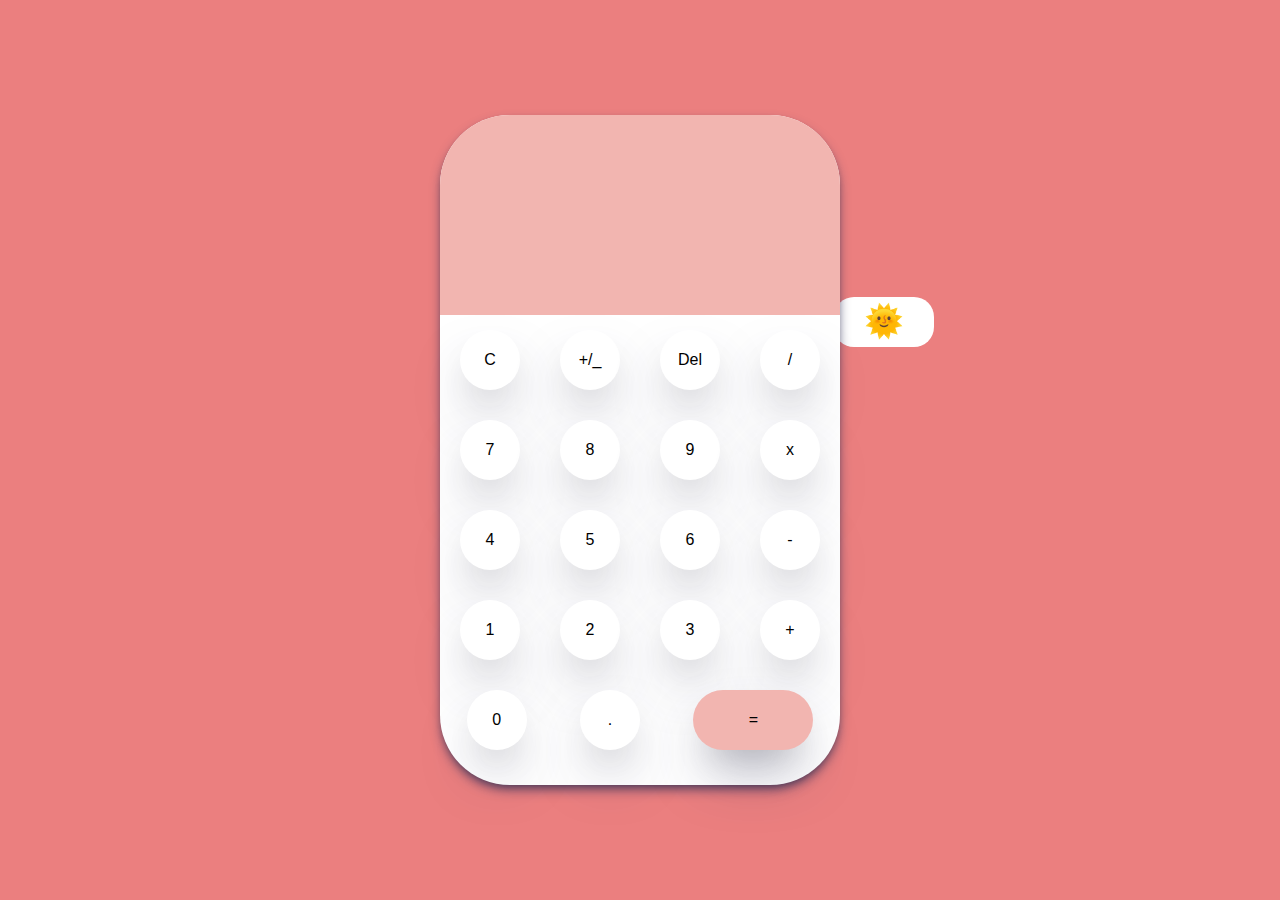
<file: calculator/index.html>
<!DOCTYPE html>
<html lang="en">

<head>
    <meta charset="UTF-8">
    <meta http-equiv="X-UA-Compatible" content="IE=edge">
    <meta name="viewport" content="width=device-width, initial-scale=1.0">
    <title>Document</title>
    <link rel="stylesheet" href="css/calculator.css">
    
</head>

<body>
    <div class="wrap">
        <div class="Mode"><h1><span>&#127774 </span></h1></div>
        <!-- <div class="style"></div>
        <div class="style1"></div> -->
        <div class="container">
            <div class="calculator">
                <div class="text">
                    <input type="text" id="Input" readonly>
                </div>
                <div class="btns">
                    <button class="btn clear">C</button>
                    <button class="btn">+/_</button>
                    <button class="btn">Del</button>
                    <button class="btn" value="/">/</button>
                    <button class="btn" value="7">7</button>
                    <button class="btn" value="8">8</button>
                    <button class="btn" value="9">9</button>
                    <button class="btn" value="*">x</button>
                    <button class="btn" value="4">4</button>
                    <button class="btn" value="5">5</button>
                    <button class="btn" value="6">6</button>
                    <button class="btn" value="-">-</button>
                    <button class="btn" value="1">1</button>
                    <button class="btn" value="2">2</button>
                    <button class="btn" value="3">3</button>
                    <button class="btn" value="+">+</button>
                    <button class="btn" value="0">0</button>
                    <button class="btn" value=".">.</button>
                    <button class="btn equals" value="=">=</button>
                </div>
            </div>

        </div>
        <!-- <div class="container2"></div> -->
        <!-- <div class="circle one"></div>
        <div class="circle two"></div>
        <div class="circle three"></div> -->
    </div>
    <script src="js/calc.js"></script>
</body>

</html>
</file>
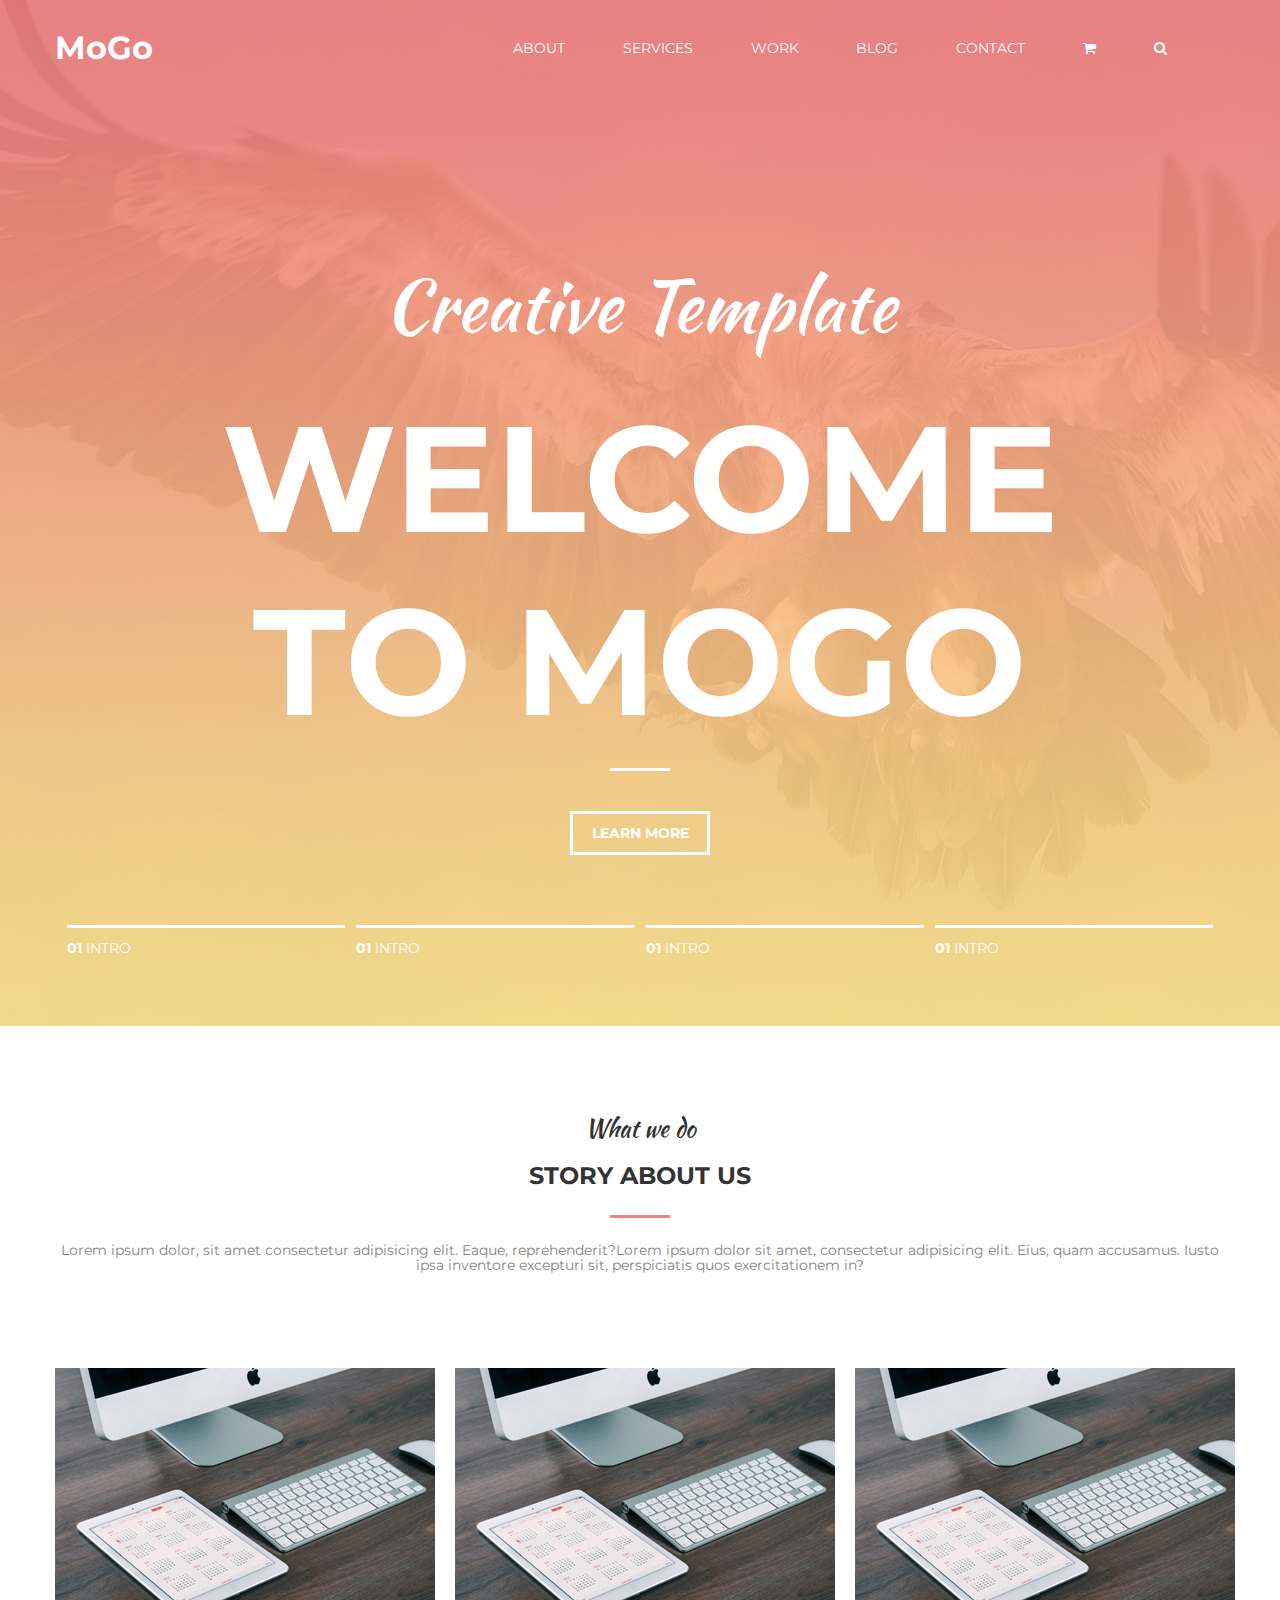
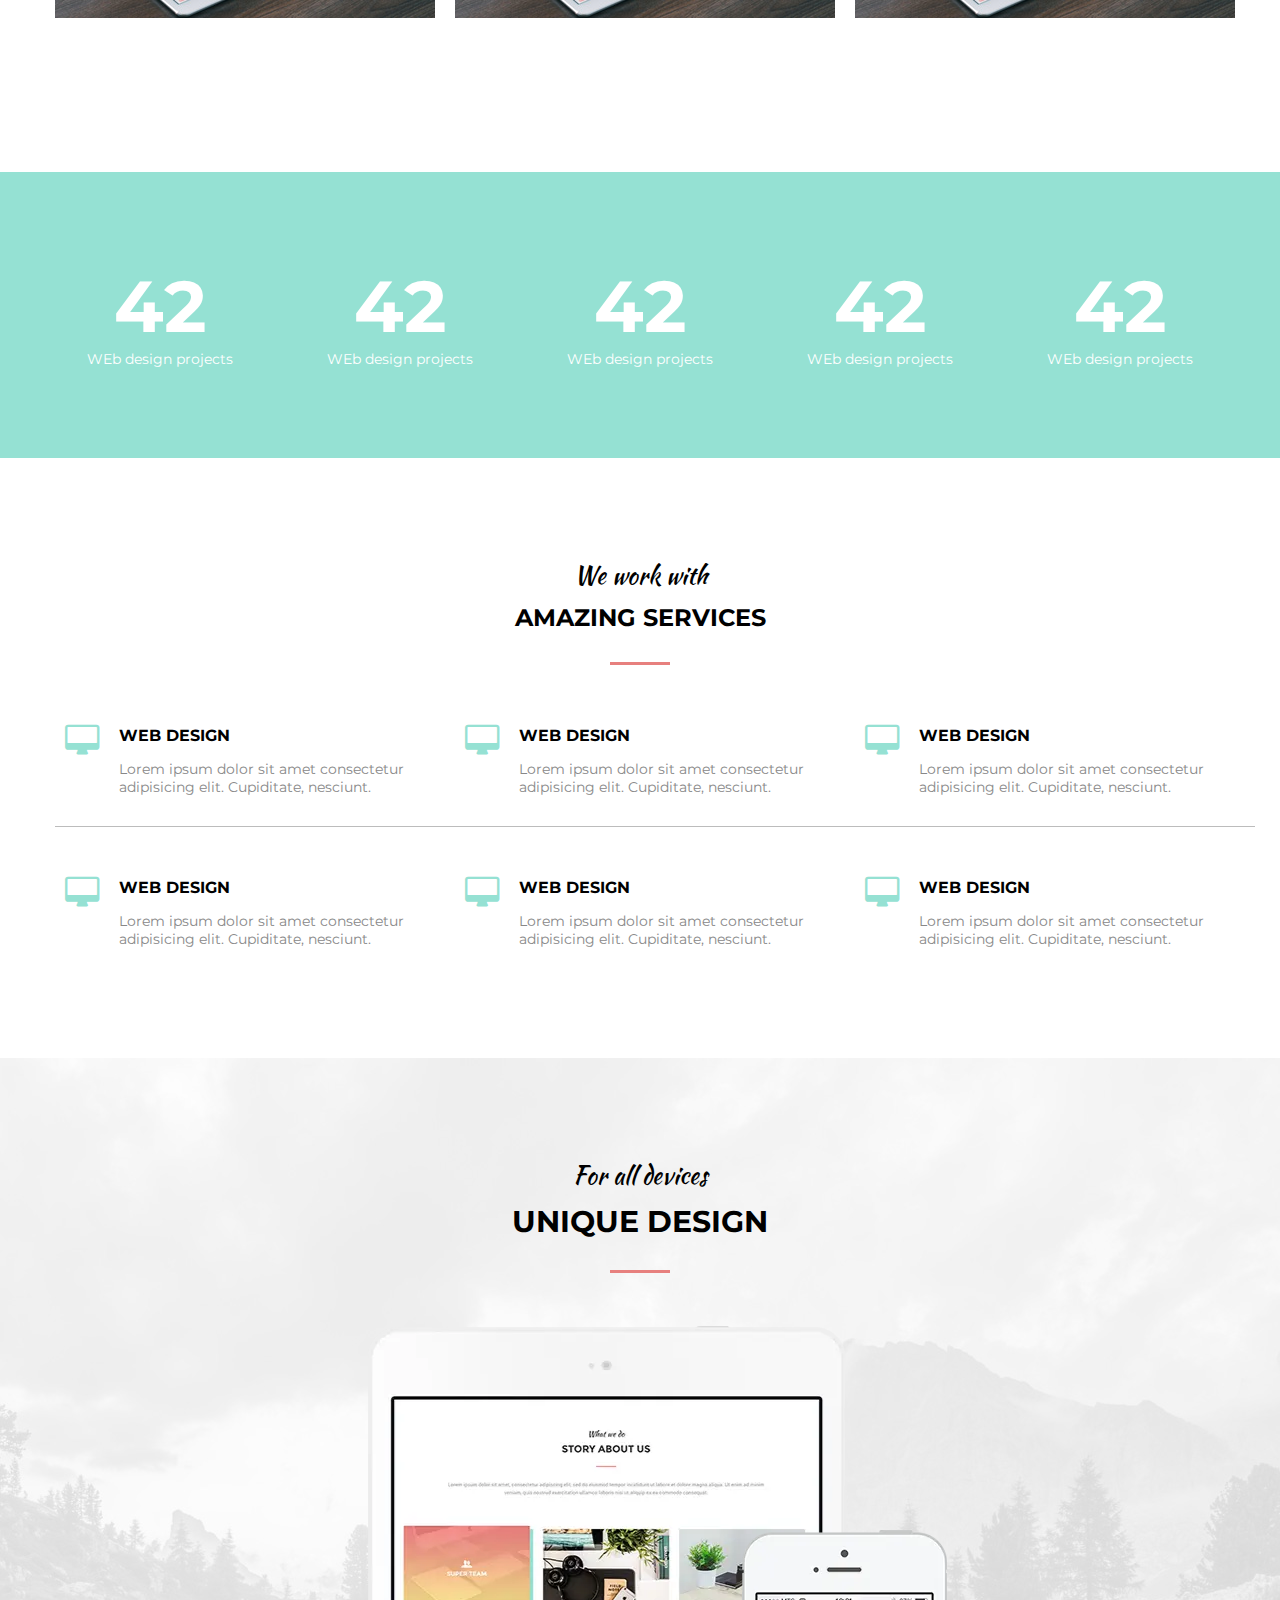
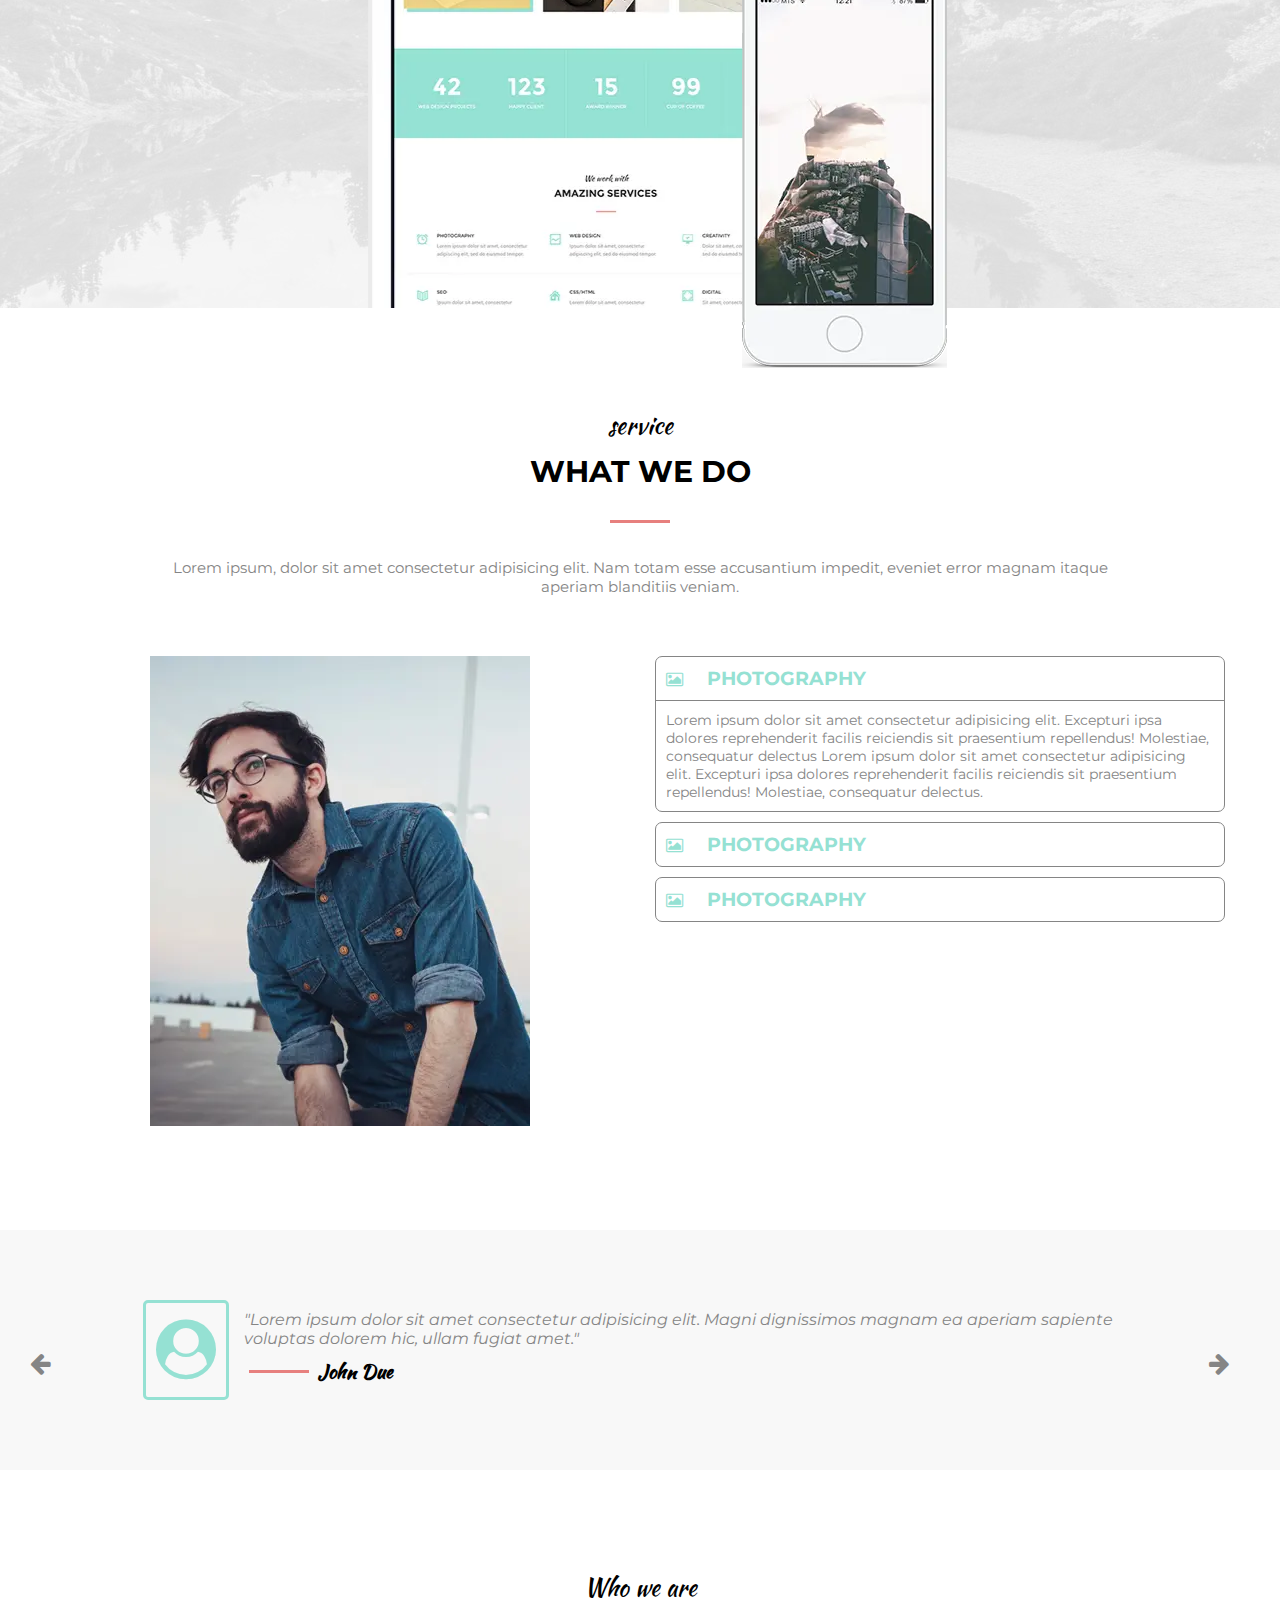
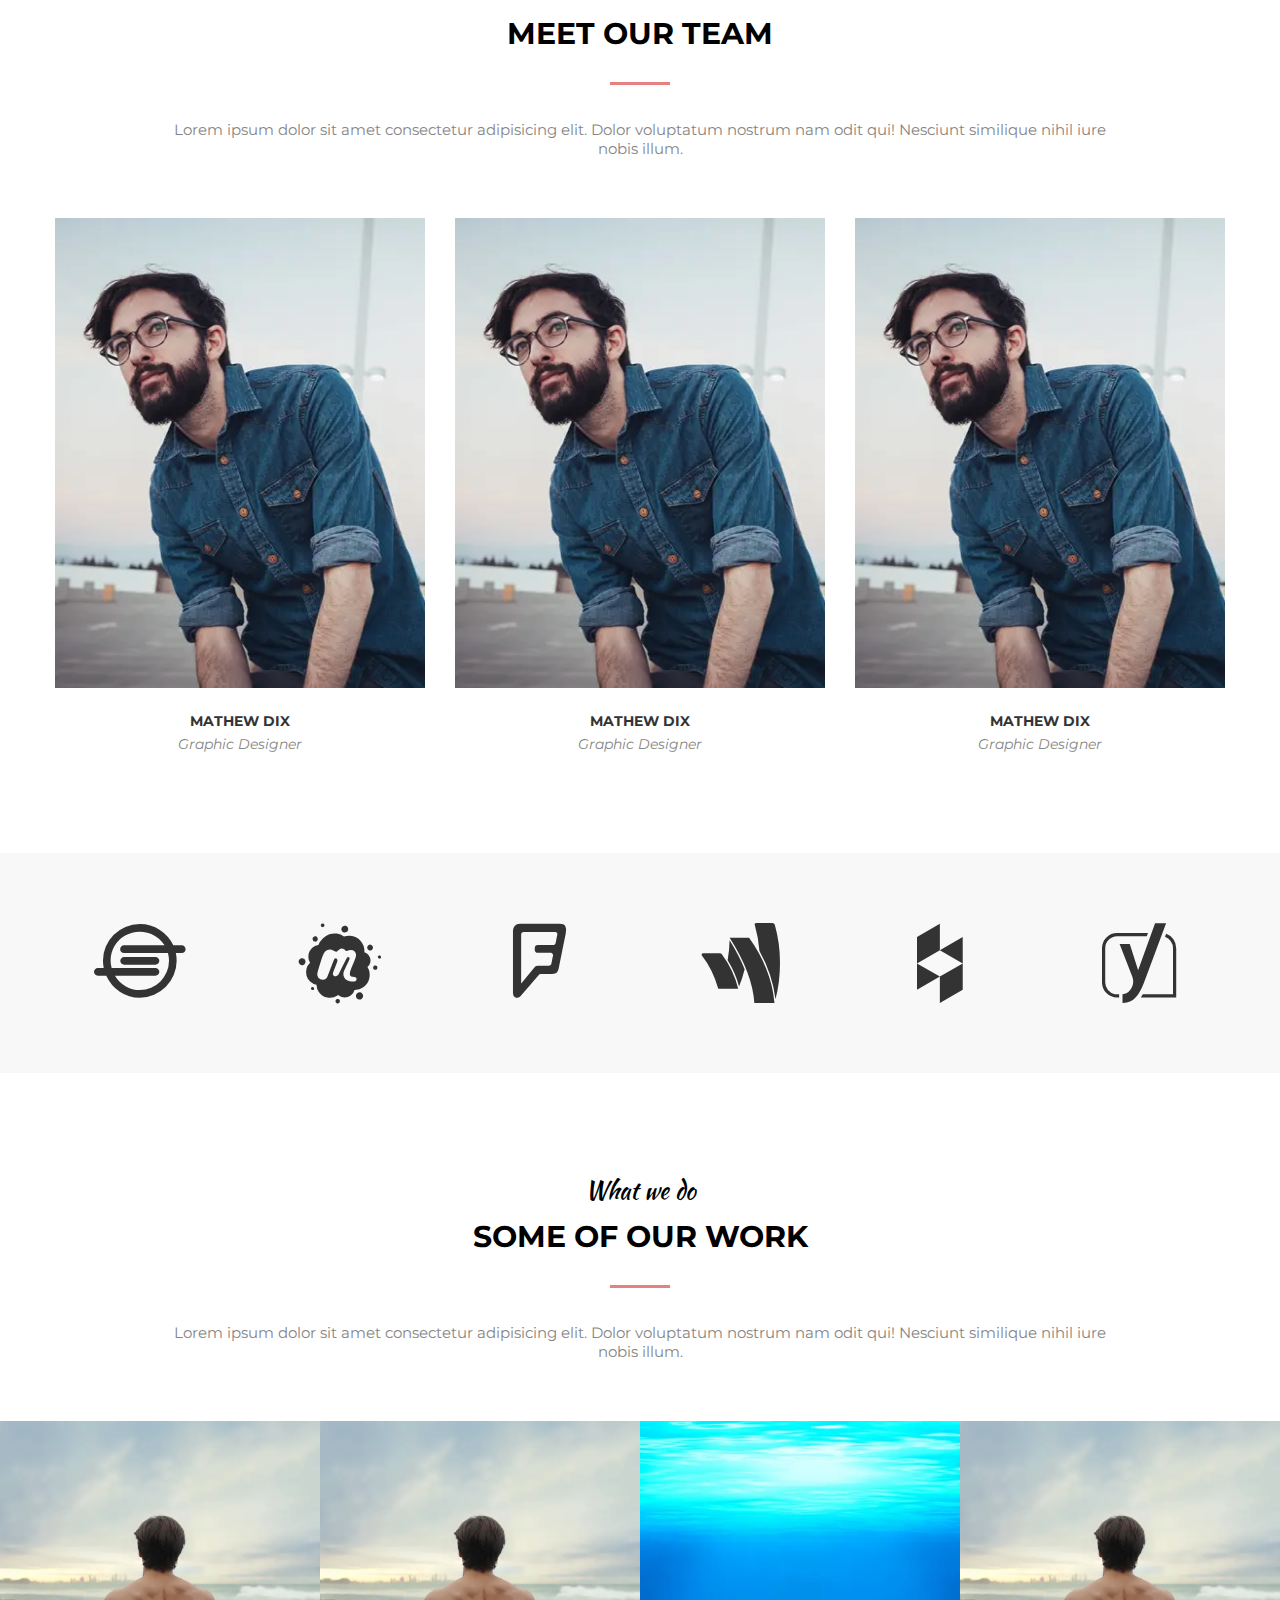
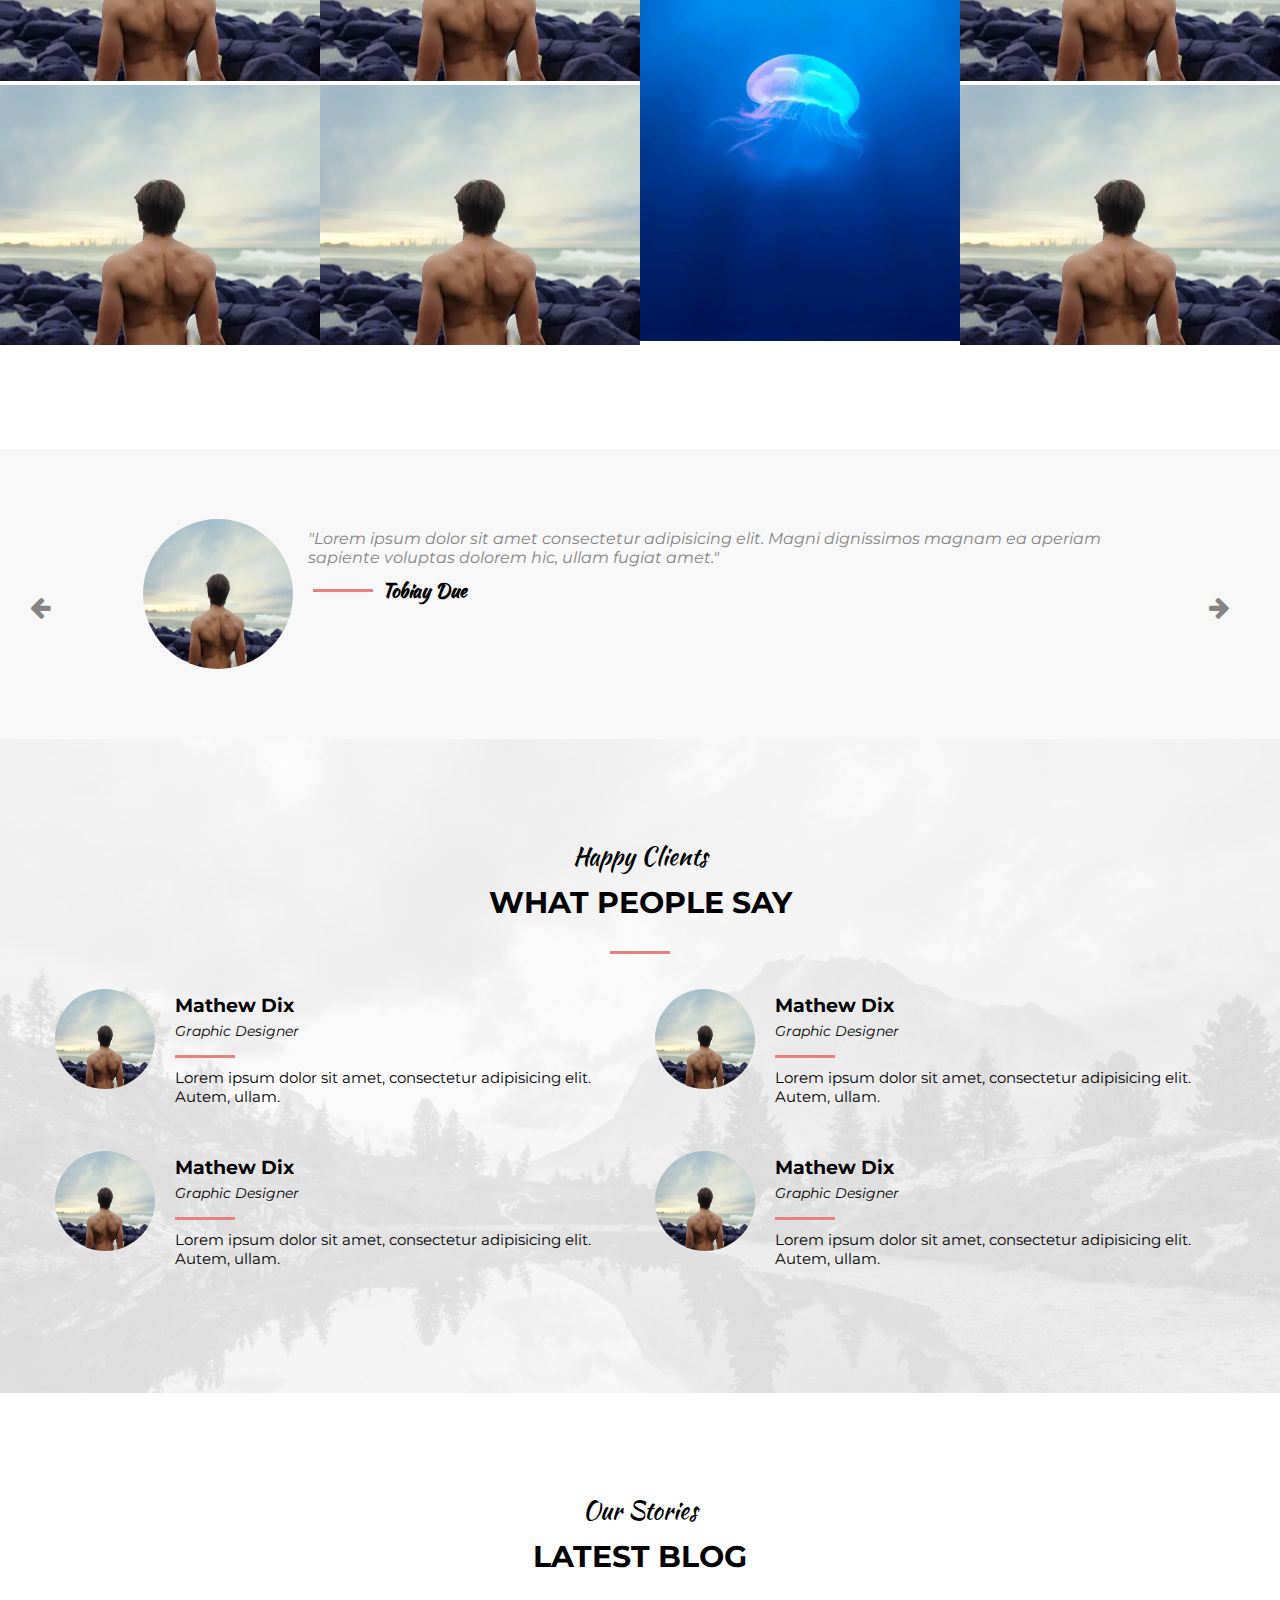
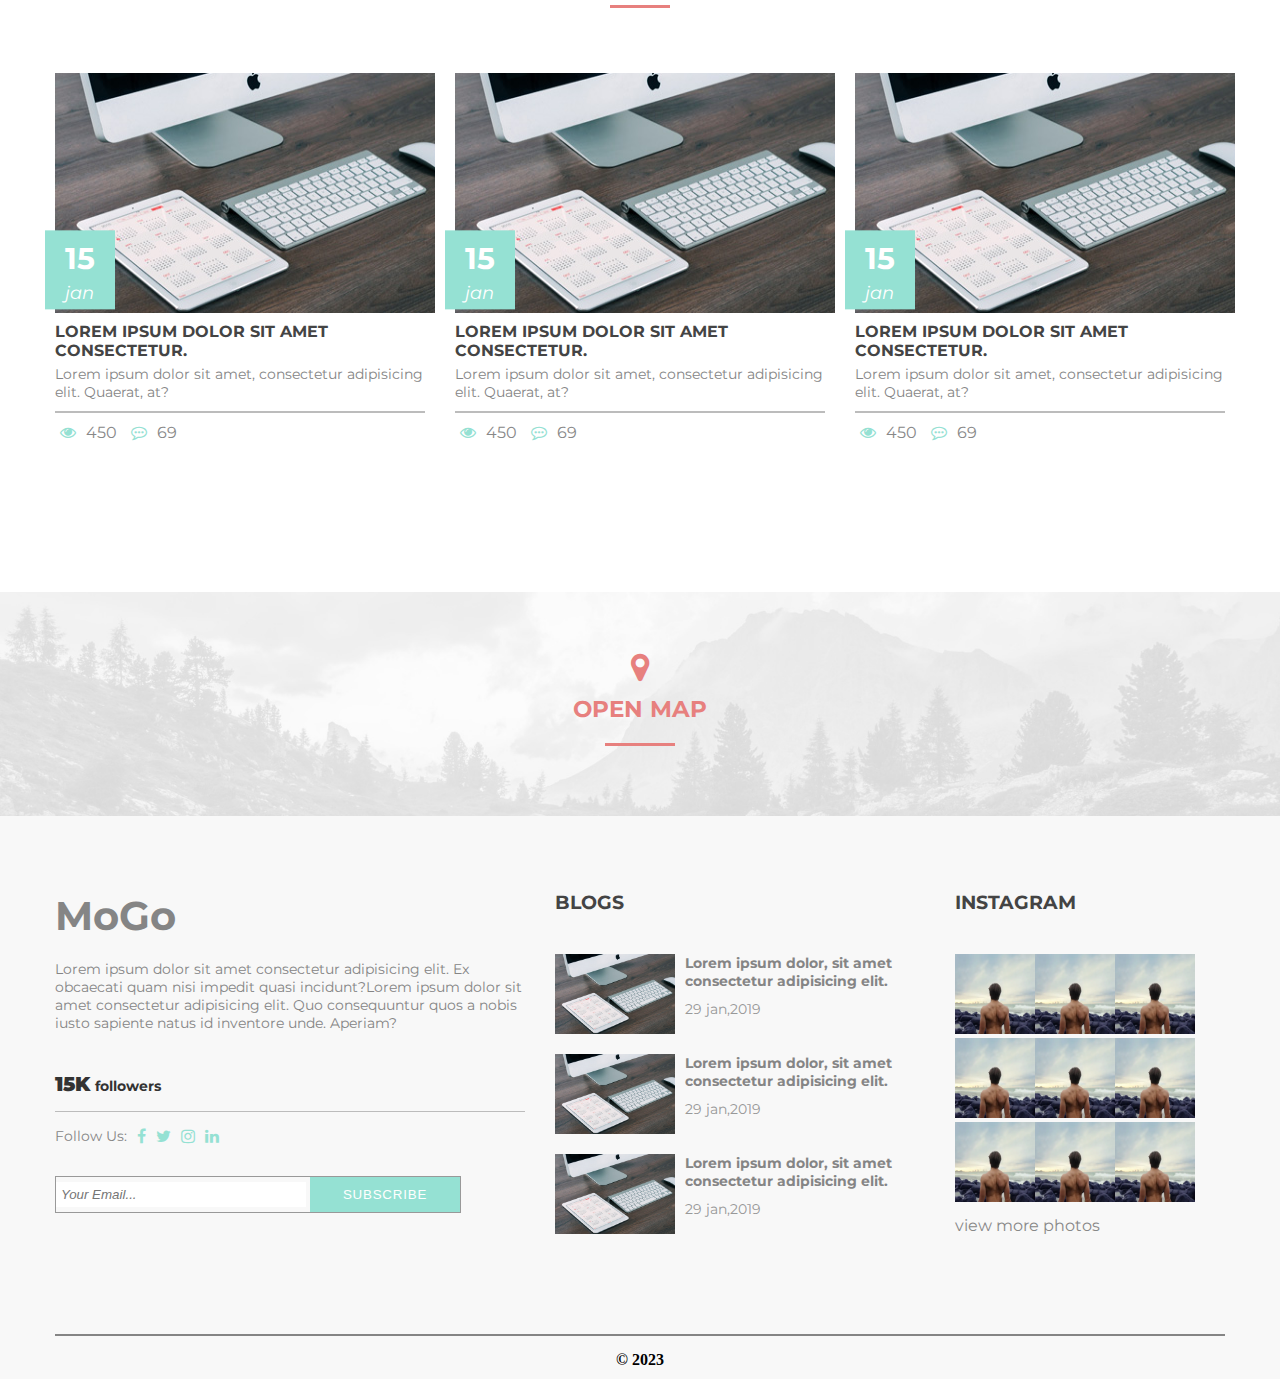
<file: mogoProject/index.html>
<!DOCTYPE html>
<html lang="en">

<head>
    <meta charset="UTF-8">
    <meta http-equiv="X-UA-Compatible" content="IE=edge">
    <meta name="viewport" content="width=device-width, initial-scale=1.0">
    <title>Dot</title>
    <link rel="stylesheet" href="css/style.css">
    <link rel="stylesheet" href="https://cdnjs.cloudflare.com/ajax/libs/font-awesome/4.7.0/css/font-awesome.min.css">
</head>

<body>
    <header class="wrap-1">
        <div class="container">
            <div class="row">
                <div class="col-4">
                    <h1><a href="#">MoGo</a></h1>
                </div>
                <div class="col-8">
                    <ul>
                        <li><a href="">ABOUT</a></li>
                        <li><a href="">SERVICES</a></li>
                        <li><a href="">WORK</a></li>
                        <li><a href="">BLOG</a></li>
                        <li><a href="">CONTACT</a></li>
                        <li><a href=""><span class="fa fa-shopping-cart"></span></a></li>
                        <li><a href=""><span class="fa fa-search"></span></a></li>
                    </ul>


                </div>
            </div>

            <div class="banner">
                <p class="kus">Creative Template</p>
                <p class="mon">Welcome <br> To Mogo</p>
                <div class="sep"></div>
                <a href="">LEARN MORE</a>
            </div>

            <div class="pager">
                <ul>
                    <li class="active">
                        <div role="progressbar" class="range"></div>
                        <a href=""><b>01</b> INTRO</a>
                    </li>
                    <li>
                        <div role="progressbar" class="range"></div>
                        <a href=""><b>01</b> INTRO</a>
                    </li>
                    <li>
                        <div role="progressbar" class="range"></div>
                        <a href=""><b>01</b> INTRO</a>
                    </li>
                    <li>
                        <div role="progressbar" class="range"></div>
                        <a href=""><b>01</b> INTRO</a>
                    </li>
                </ul>
            </div>

        </div>
    </header>

    <div class="wrap-2">
        <div class="container">
            <div class="row">
                <div class="col-12">
                    <div class="story">
                        <p class="kus">What we do </p>
                        <h2 class="mon">story about us</h2>

                        <div class="sep"></div>
                        <p class="text">Lorem ipsum dolor, sit amet consectetur adipisicing elit. Eaque,
                            reprehenderit?Lorem ipsum
                            dolor sit amet, consectetur adipisicing elit. Eius, quam accusamus. Iusto ipsa inventore
                            excepturi sit, perspiciatis quos exercitationem in?</p>
                    </div>
                </div>
            </div>
            <div class="row">
                <div class="col-4">
                    <div class="images">
                        <img src="img/story-1.jpg" alt="img" width="380px" height="250px">
                        <div class="over"><span class="fa fa-users"></span>
                            <b>SUPER TEAM</b>
                        </div>
                    </div>

                </div>
                <div class="col-4">
                    <div class="images">

                        <img src="img/story-1.jpg" alt="img" width="380px" height="250px">
                        <div class="over"><span class="fa fa-users"></span>
                            <b>SUPER TEAM</b>
                        </div>

                    </div>
                </div>
                <div class="col-4">
                    <div class="images">

                        <img src="img/story-1.jpg" alt="img" width="380px" height="250px">
                        <div class="over"><span class="fa fa-users"></span>
                            <b>SUPER TEAM</b>
                        </div>

                    </div>
                </div>
            </div>
        </div>
    </div>

    <div class="wrap-3">
        <div class="container mon">
            <div class="row">
                <div class="col-auto">
                    <h2>42</h2>
                    <p>WEb design projects</p>
                </div>
                <div class="col-auto">
                    <h2>42</h2>
                    <p>WEb design projects</p>
                </div>
                <div class="col-auto">
                    <h2>42</h2>
                    <p>WEb design projects</p>
                </div>
                <div class="col-auto">
                    <h2>42</h2>
                    <p>WEb design projects</p>
                </div>
                <div class="col-auto">
                    <h2>42</h2>
                    <p>WEb design projects</p>
                </div>
            </div>

        </div>
    </div>

    <div class="wrap-4">
        <p class="kus">We work with</p>
        <h2 class="mon">AMAZING SERVICES</h2>
        <div class="sep"></div>
        <div class="tosy">
            <div class="container">
                <div class="row">
                    <div class="col-4">
                        <div class="tos">
                            <a href=""><span class="fa fa-desktop"></span></a>
                            <a href="">
                                <h3>WEB design</h3>
                                <p>Lorem ipsum dolor sit amet consectetur adipisicing elit. Cupiditate, nesciunt.</p>
                            </a>
                        </div>
                    </div>
                    <div class="col-4">
                        <div class="tos">
                            <a href=""><span class="fa fa-desktop"></span></a>
                            <a href="">
                                <h3>WEB design</h3>
                                <p>Lorem ipsum dolor sit amet consectetur adipisicing elit. Cupiditate, nesciunt.</p>
                            </a>
                        </div>
                    </div>
                    <div class="col-4">
                        <div class="tos">
                            <a href=""><span class="fa fa-desktop"></span></a>
                            <a href="">
                                <h3>WEB design</h3>
                                <p>Lorem ipsum dolor sit amet consectetur adipisicing elit. Cupiditate, nesciunt.</p>
                            </a>
                        </div>
                    </div>
                </div>

                <div class="sep"></div>

                <div class="row">
                    <div class="col-4">
                        <div class="tos">
                            <a href=""><span class="fa fa-desktop"></span></a>
                            <a href="">
                                <h3>WEB design</h3>
                                <p>Lorem ipsum dolor sit amet consectetur adipisicing elit. Cupiditate, nesciunt.</p>
                            </a>
                        </div>
                    </div>
                    <div class="col-4">
                        <div class="tos">
                            <a href=""><span class="fa fa-desktop"></span></a>
                            <a href="">
                                <h3>WEB design</h3>
                                <p>Lorem ipsum dolor sit amet consectetur adipisicing elit. Cupiditate, nesciunt.</p>
                            </a>
                        </div>
                    </div>
                    <div class="col-4">
                        <div class="tos">
                            <a href=""><span class="fa fa-desktop"></span></a>
                            <a href="">
                                <h3>WEB design</h3>
                                <p>Lorem ipsum dolor sit amet consectetur adipisicing elit. Cupiditate, nesciunt.</p>
                            </a>
                        </div>
                    </div>
                </div>
            </div>

        </div>
    </div>

    <div class="wrap-5">
        <div class="container">
            <p class="kus">For all devices</p>
            <h2 class="mon">Unique design</h2>
            <div class="sep"></div>
            <div class="ipads">
                <img src="img/ipad.webp" alt="">
                <img src="img/iphone.webp" alt="">
            </div>
        </div>
    </div>

    <div class="wrap-6">
        <div class="container">
            <p class="kus">service</p>
            <h2 class="mon">what we do</h2>
            <div class="sep"></div>
            <p class="txt">Lorem ipsum, dolor sit amet consectetur adipisicing elit. Nam totam esse accusantium impedit,
                eveniet
                error magnam itaque aperiam blanditiis veniam.</p>

            <div class="row">
                <div class="col-6">
                    <img src="img/team1webp.webp" alt="">
                </div>
                <div class="col-6">
                    <div class="accordion">
                        <div class="card active">
                            <a href=""><span class="fa fa-photo"></span>
                                <h3>PHOTOGRAPHY</h3>
                            </a>
                            <p>Lorem ipsum dolor sit amet consectetur adipisicing elit. Excepturi ipsa dolores
                                reprehenderit facilis reiciendis sit praesentium repellendus! Molestiae, consequatur
                                delectus Lorem ipsum dolor sit amet consectetur adipisicing elit. Excepturi ipsa dolores
                                reprehenderit facilis reiciendis sit praesentium repellendus! Molestiae, consequatur
                                delectus.</p>
                        </div>
                        <div class="card ">
                            <a href=""><span class="fa fa-photo"></span>
                                <h3>PHOTOGRAPHY</h3>
                            </a>
                            <p>Lorem ipsum dolor sit amet consectetur adipisicing elit. Excepturi ipsa dolores
                                reprehenderit facilis reiciendis sit praesentium repellendus! Molestiae, consequatur
                                delectus.</p>
                        </div>
                        <div class="card ">
                            <a href=""><span class="fa fa-photo"></span>
                                <h3>PHOTOGRAPHY</h3>
                            </a>
                            <p>Lorem ipsum dolor sit amet consectetur adipisicing elit. Excepturi ipsa dolores
                                reprehenderit facilis reiciendis sit praesentium repellendus! Molestiae, consequatur
                                delectus.</p>
                        </div>
                    </div>
                </div>
            </div>
        </div>
    </div>

    <div class="wrap-7">
        <div class="container">
            <div class="row">
                <div class="col-1"><button class="btn left"><span class="fa fa-arrow-left"></span></button></div>
                <div class="col-10">
                    <div class="reviews flex">
                        <p><span class="fa fa-user-circle"></span></p>
                        <div class="user">
                            <p>"Lorem ipsum dolor sit amet consectetur adipisicing elit. Magni dignissimos magnam ea
                                aperiam
                                sapiente voluptas dolorem hic, ullam fugiat amet."

                            </p>
                            <div class="sep"></div>
                            <h3 class="kus">John Due</h3>
                        </div>
                    </div>
                </div>
                <div class="col-1"><button class="btn right"><span class="fa fa-arrow-right"></span></button></div>
            </div>
        </div>
    </div>

    <div class="wrap-8">
        <div class="container">
            <p class="kus">Who we are</p>
            <h2 class="mon">meet our team</h2>
            <div class="sep"></div>
            <p class="txt">Lorem ipsum dolor sit amet consectetur adipisicing elit. Dolor voluptatum nostrum nam odit
                qui! Nesciunt
                similique nihil iure nobis illum.</p>

            <div class="row ">
                <div class="col-4 socials"><img src="img/team1webp.webp" alt="" height="470px" width="370px">
                    <div class="over">
                        <ul class="flex">
                            <li><span class="fa fa-facebook"></span></li>
                            <li><span class="fa fa-twitter"></span></li>
                            <li><span class="fa fa-instagram"></span></li>
                            <li><span class="fa fa-linkedin"></span></li>
                        </ul>

                    </div>
                    <h3 class="mon">mathew dix</h3>
                    <p>Graphic Designer</p>
                </div>
                <div class="col-4 socials"><img src="img/team1webp.webp" alt="" height="470px" width="370px">
                    <div class="over">
                        <ul class="flex">
                            <li><span class="fa fa-facebook"></span></li>
                            <li><span class="fa fa-twitter"></span></li>
                            <li><span class="fa fa-instagram"></span></li>
                            <li><span class="fa fa-linkedin"></span></li>
                        </ul>

                    </div>
                    <h3 class="mon">mathew dix</h3>
                    <p>Graphic Designer</p>
                </div>
                <div class="col-4 socials"><img src="img/team1webp.webp" alt="" height="470px" width="370px">
                    <div class="over">
                        <ul class="flex">
                            <li><span class="fa fa-facebook"></span></li>
                            <li><span class="fa fa-twitter"></span></li>
                            <li><span class="fa fa-instagram"></span></li>
                            <li><span class="fa fa-linkedin"></span></li>
                        </ul>


                    </div>
                    <h3 class="mon">mathew dix</h3>
                    <p>Graphic Designer</p>
                </div>

            </div>
        </div>

    </div>

    <div class="wrap-9">
        <div class="container">
            <div class="row">
                <div class="col-2"><a href="" class="flex"><span class="fa fa-ioxhost"></span></a></div>
                <div class="col-2"><a href="" class="flex"><span class="fa fa-meetup"></span></a></div>
                <div class="col-2"><a href="" class="flex"><span class="fa fa-foursquare"></span></a></div>
                <div class="col-2"><a href="" class="flex"><span class="fa fa-google-wallet"></span></a></div>
                <div class="col-2"><a href="" class="flex"><span class="fa fa-houzz"></span></a></div>
                <div class="col-2"><a href="" class="flex"><span class="fa fa-yoast"></span></a></div>
            </div>
        </div>
    </div>

    <div class="wrap-10">
        <div class="container">
            <p class="kus">What we do</p>
            <h2 class="mon">some of our work</h2>
            <div class="sep"></div>
            <p class="txt">Lorem ipsum dolor sit amet consectetur adipisicing elit. Dolor voluptatum nostrum nam odit
                qui! Nesciunt
                similique nihil iure nobis illum.</p>

        </div>

        <div class="pic-row">
            <div class="pic-col">
                <div class="pic-container">
                    <img src="img/pic1.webp" alt="">
                    <div class="over">
                        <span class="fa fa-picture-o"></span>
                        <h3>creatively designed</h3>
                        <p>Lorem ipsum dolor sit
                        </p>
                    </div>
                </div>
                <div class="pic-container">
                    <img src="img/pic1.webp" alt="">
                    <div class="over">
                        <span class="fa fa-picture-o"></span>
                        <h3>creatively designed</h3>
                        <p>Lorem ipsum dolor sit
                        </p>
                    </div>
                </div>
            </div>
            <div class="pic-col">
                <div class="pic-container">
                    <img src="img/pic1.webp" alt="">
                    <div class="over">
                        <span class="fa fa-picture-o"></span>
                        <h3>creatively designed</h3>
                        <p>Lorem ipsum dolor sit
                        </p>
                    </div>
                </div>
                <div class="pic-container">
                    <img src="img/pic1.webp" alt="">
                    <div class="over">
                        <span class="fa fa-picture-o"></span>
                        <h3>creatively designed</h3>
                        <p>Lorem ipsum dolor sit
                        </p>
                    </div>
                </div>
            </div>
            <div class="pic-col">
                <div class="pic-container">
                    <img src="img/pic-5.webp" alt="">
                    <div class="over">
                        <span class="fa fa-picture-o"></span>
                        <h3>creatively designed</h3>
                        <p>Lorem ipsum dolor sit
                        </p>
                    </div>
                </div>
            </div>
            <div class="pic-col">
                <div class="pic-container">
                    <img src="img/pic1.webp" alt="">
                    <div class="over">
                        <span class="fa fa-picture-o"></span>
                        <h3>creatively designed</h3>
                        <p>Lorem ipsum dolor sit
                        </p>
                    </div>
                </div>
                <div class="pic-container">
                    <img src="img/pic1.webp" alt="">
                    <div class="over">
                        <span class="fa fa-picture-o"></span>
                        <h3>creatively designed</h3>
                        <p>Lorem ipsum dolor sit
                        </p>
                    </div>
                </div>
            </div>
        </div>
    </div>
    <div class="wrap-7">
        <div class="container">
            <div class="row">
                <div class="col-1"><button class="btn left"><span class="fa fa-arrow-left"></span></button></div>
                <div class="col-10">
                    <div class="reviews flex">
                        <img src="img/pic1.webp" alt="">
                        <div class="user">
                            <p>"Lorem ipsum dolor sit amet consectetur adipisicing elit. Magni dignissimos magnam ea
                                aperiam
                                sapiente voluptas dolorem hic, ullam fugiat amet."

                            </p>
                            <div class="sep"></div>
                            <h3 class="kus">Tobiay Due</h3>
                        </div>
                    </div>
                </div>
                <div class="col-1"><button class="btn right"><span class="fa fa-arrow-right"></span></button></div>
            </div>
        </div>
    </div>

    <div class="wrap-11">
        <div class="container">

            <p class="kus">Happy Clients</p>
            <h2 class="mon">what people say</h2>
            <div class="sep"></div>

            <div class="row">
                <div class="col-6 flex">
                    <img src="img/pic1.webp" alt="">
                    <div class="info">
                        <h3 class="mon">Mathew Dix</h3>
                        <p id="infoP">Graphic Designer</p>
                        <div class="sep" id="sep"></div>
                        <p>Lorem ipsum dolor sit amet, consectetur adipisicing elit. Autem, ullam.</p>

                    </div>

                </div>
                <div class="col-6 flex">
                    <img src="img/pic1.webp" alt="">
                    <div class="info">
                        <h3 class="mon">Mathew Dix</h3>
                        <p id="infoP">Graphic Designer</p>
                        <div class="sep" id="sep"></div>
                        <p>Lorem ipsum dolor sit amet, consectetur adipisicing elit. Autem, ullam.</p>

                    </div>

                </div>
                <div class="col-6 flex">
                    <img src="img/pic1.webp" alt="">
                    <div class="info">
                        <h3 class="mon">Mathew Dix</h3>
                        <p id="infoP">Graphic Designer</p>
                        <div class="sep" id="sep"></div>
                        <p>Lorem ipsum dolor sit amet, consectetur adipisicing elit. Autem, ullam.</p>

                    </div>

                </div>
                <div class="col-6 flex">
                    <img src="img/pic1.webp" alt="">
                    <div class="info">
                        <h3 class="mon">Mathew Dix</h3>
                        <p id="infoP">Graphic Designer</p>
                        <div class="sep" id="sep"></div>
                        <p>Lorem ipsum dolor sit amet, consectetur adipisicing elit. Autem, ullam.</p>

                    </div>

                </div>
            </div>

        </div>
    </div>

    <div class="wrap-10">
        <div class="container">
            <p class="kus">Our Stories</p>
            <h2 class="mon">Latest blog</h2>
            <div class="sep"></div>

            <div class="row">
                <div class="col-4">
                    <div class="blog">
                        <img src="img/story-1.jpg" alt="">
                        <h3>Lorem ipsum dolor sit amet consectetur.</h3>
                        <p>Lorem ipsum dolor sit amet, consectetur adipisicing elit. Quaerat, at?</p>
                        <div class="sep"></div>
                        <a href=""><span class="fa fa-eye"></span>450</a>
                        <a href=""><span class="fa fa-commenting-o"></span>69</a>
                        <div class="date">
                            <h3>15</h3>
                            <p>jan</p>
                        </div>
                    </div>
                </div>
                <div class="col-4">
                    <div class="blog">
                        <img src="img/story-1.jpg" alt="">
                        <h3>Lorem ipsum dolor sit amet consectetur.</h3>
                        <p>Lorem ipsum dolor sit amet, consectetur adipisicing elit. Quaerat, at?</p>
                        <div class="sep"></div>
                        <a href=""><span class="fa fa-eye"></span>450</a>
                        <a href=""><span class="fa fa-commenting-o"></span>69</a>
                        <div class="date">
                            <h3>15</h3>
                            <p>jan</p>
                        </div>
                    </div>
                </div>
                <div class="col-4">
                    <div class="blog">
                        <img src="img/story-1.jpg" alt="">
                        <h3>Lorem ipsum dolor sit amet consectetur.</h3>
                        <p>Lorem ipsum dolor sit amet, consectetur adipisicing elit. Quaerat, at?</p>
                        <div class="sep"></div>
                        <a href=""><span class="fa fa-eye"></span>450</a>
                        <a href=""><span class="fa fa-commenting-o"></span>69</a>
                        <div class="date">
                            <h3>15</h3>
                            <p>jan</p>
                        </div>
                    </div>
                </div>
            </div>
        </div>
    </div>
    <div class="wrap-12">
        <div class="container">
            <a href=""><span class="fa fa-map-marker"></span>
                <h3>open map</h3>
                <div class="sep"></div>
            </a>
        </div>
    </div>
    <footer>
        <div class="container">
            <div class="row">
                <div class="col-5">
                    <div class="desc">
                        <h2>MoGo</h2>
                        <p>Lorem ipsum dolor sit amet consectetur adipisicing elit. Ex obcaecati quam nisi impedit quasi
                            incidunt?Lorem ipsum dolor sit amet consectetur adipisicing elit. Quo consequuntur quos a
                            nobis iusto sapiente natus id inventore unde. Aperiam?</p>
                        <p id="flw"><span>15K</span>followers</p>
                        <div class="sep"></div>
                        <div class="links flex">
                            <p>Follow Us:</p>
                            <a href=""><span class="fa fa-facebook"></span></a>
                            <a href=""><span class="fa fa-twitter"></span></a>
                            <a href=""><span class="fa fa-instagram"></span></a>
                            <a href=""><span class="fa fa-linkedin"></span></a>

                        </div>
                        <div class="form">
                            <input type="text" placeholder="Your Email...">
                            <button type="submit">subscribe</button>
                        </div>
                    </div>
                </div>
                <div class="col-4">
                    <h3>BLOGS</h3>
                    <div class="blogs flex">
                        <img src="img/story-1.jpg" alt="" height="80px" width="120px">
                        <div class="blogView">
                            <h4>Lorem ipsum dolor, sit amet consectetur adipisicing elit.</h4>
                            <p>29 jan,2019</p>
                        </div>
                        
                    </div>
                    <div class="blogs flex">
                        <img src="img/story-1.jpg" alt="" height="80px" width="120px">
                        <div class="blogView">
                            <h4>Lorem ipsum dolor, sit amet consectetur adipisicing elit.</h4>
                            <p>29 jan,2019</p>
                        </div>
                        
                    </div>
                    <div class="blogs flex">
                        <img src="img/story-1.jpg" alt="" height="80px" width="120px">
                        <div class="blogView">
                            <h4>Lorem ipsum dolor, sit amet consectetur adipisicing elit.</h4>
                            <p>29 jan,2019</p>
                        </div>
                        
                    </div>
                </div>
                <div class="col-3">
                    <h3>INSTAGRAM</h3>
                    <div class="insta">
                        <img src="img/pic1.webp" alt=""><img src="img/pic1.webp" alt=""><img src="img/pic1.webp" alt="">
                        <img src="img/pic1.webp" alt=""><img src="img/pic1.webp" alt=""><img src="img/pic1.webp" alt="">
                        <img src="img/pic1.webp" alt=""><img src="img/pic1.webp" alt=""><img src="img/pic1.webp" alt="">
                    </div>
                    <p>view more photos</p>
                </div>
            </div>
            <div class="sep"></div>
        </div>
        <h4>&#169; 2023</h4>
    </footer>



</body>
</file>
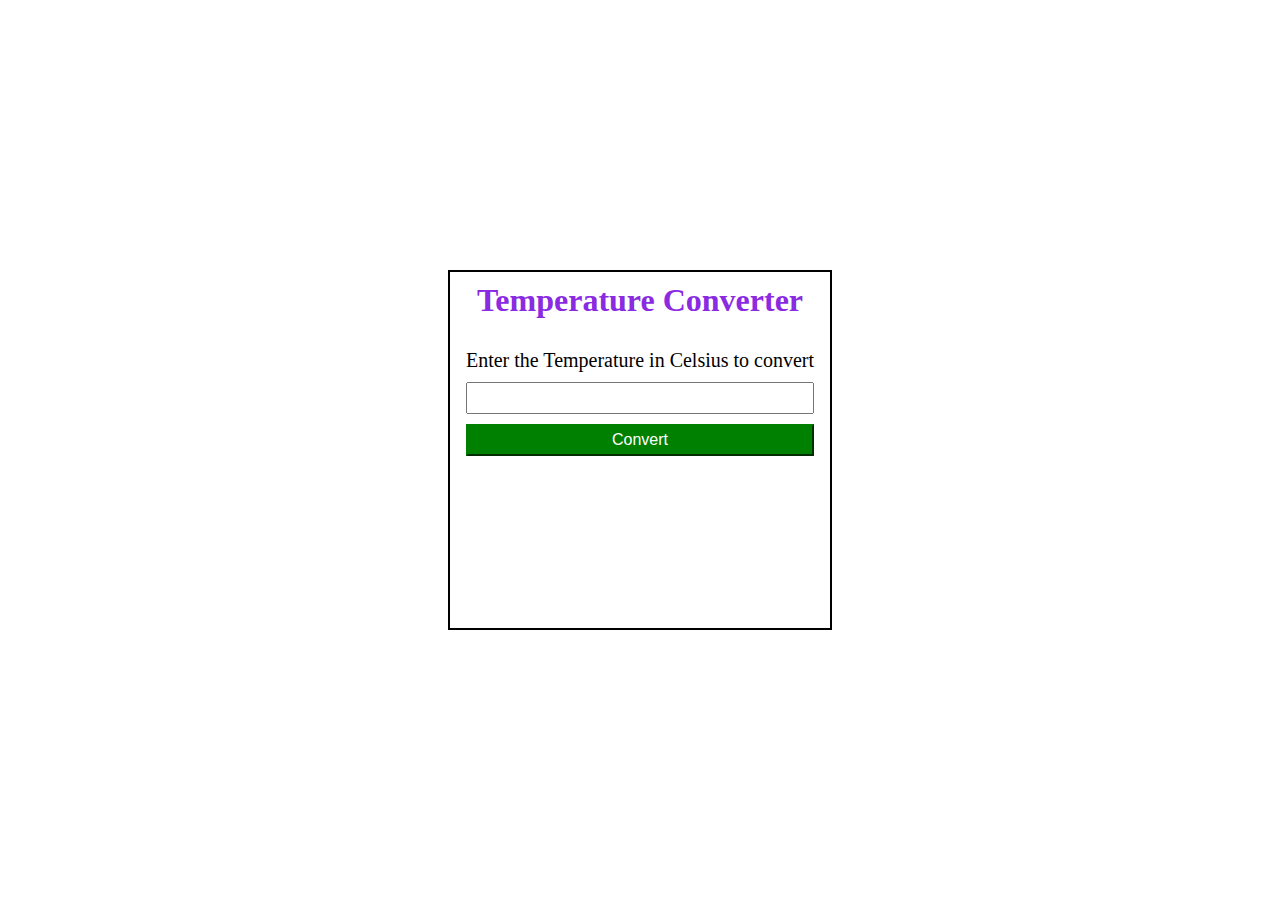
<file: Temprature Converter/index.html>
<!DOCTYPE html>
<html lang="en">
<head>
    <meta charset="UTF-8">
    <meta name="viewport" content="width=device-width, initial-scale=1.0">
    <title>Document</title>
    <link rel="stylesheet" href="index.css">
</head>
<body>
    <div class="container">
        <h1>Temperature Converter</h1>
        <form action="#">
        <label for="Temperature">Enter the Temperature in Celsius to convert</label>
        <input type="text" name="Temperature" id="Temperature" >
        <button type="button" onclick="convertTemperature()">Convert</button>
        </form>
        <p id="para"></p>
    </div>
    <script src="TempratureConversion.js "></script>
</body>
</html>
</file>
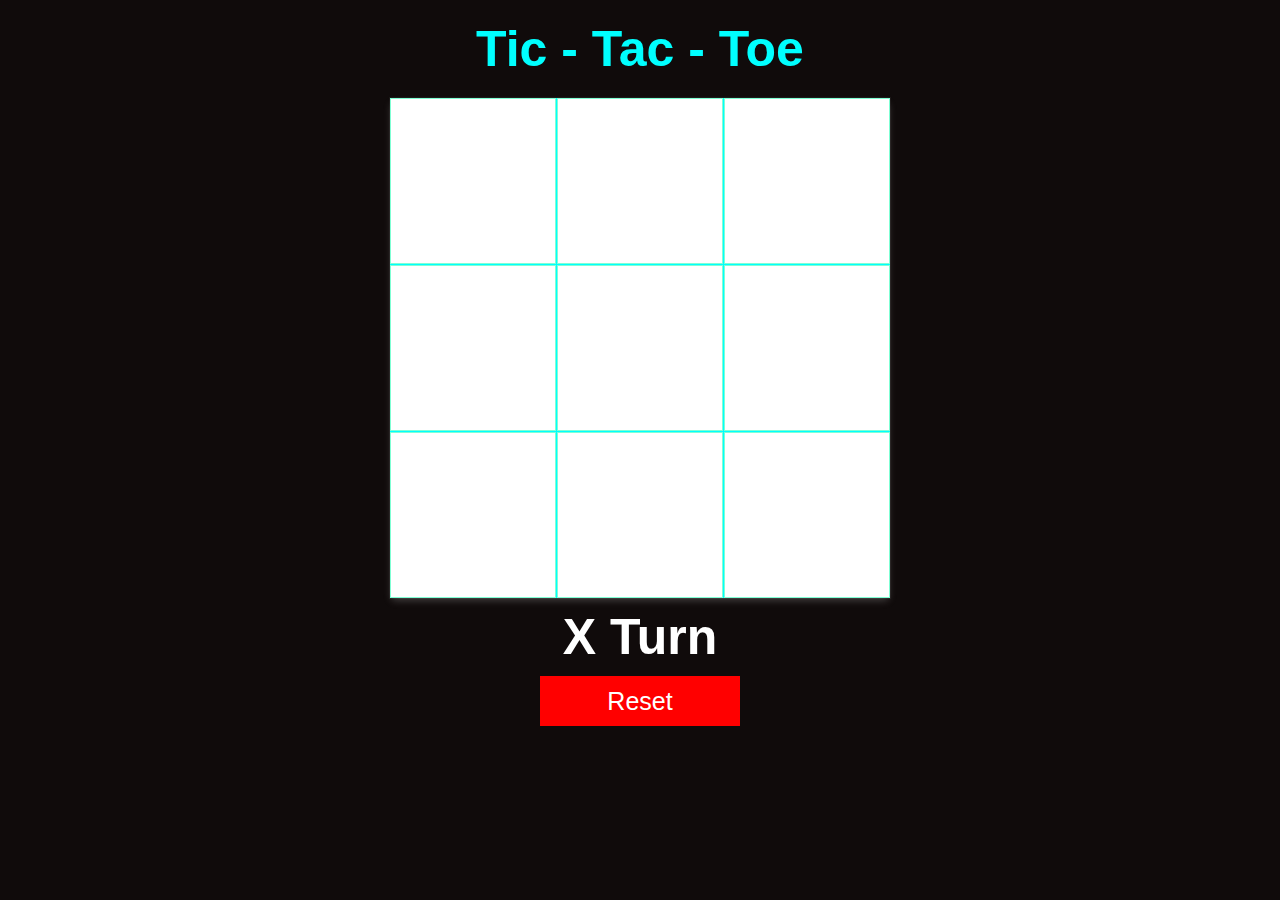
<file: Tic-Tac-Toe/index.html>
<!DOCTYPE html>
<html lang="en">
<head>
    <meta charset="UTF-8">
    <meta name="viewport" content="width=device-width, initial-scale=1.0">
    <title>TIC--TAC--TOE</title>
    <link rel="stylesheet" href="style.css">
</head>
<body>
    <h1>Tic - Tac - Toe</h1>
    <div class="container">
        <div class="box" data-item="0"></div>
        <div class="box" data-item="1"></div>
        <div class="box" data-item="2"></div>
        <div class="box" data-item="3"></div>
        <div class="box" data-item="4"></div>
        <div class="box" data-item="5"></div>
        <div class="box" data-item="6"></div>
        <div class="box" data-item="7"></div>
        <div class="box" data-item="8"></div>
        <div class="congratulations">
            <h1>Congratulations</h1>
        </div>
    </div>
    <h2 class="text">X Turn</h2>
    <button id="reset">Reset</button>
    
    
</body>
<script src="script.js"></script>
</html>
</file>
<file: calculator/css/calculator.css>
* {
    box-sizing: border-box;
    padding: 0px;
    margin: 0px;

}
html,body{
    height: 100%;
    width: 100%;
}

.wrap {
    height: 100%;
    width: 100%;
    background-color: #eb7f7f;
    position: relative;

}

.container {
    height: 100%;
    width: 100%;
    overflow: hidden ;
    /* padding: 50px 0px 40px 240px; */
    display: flex;
    justify-content: center;
    align-items: center;
}

.btn {
    width: 60px;
    height: 60px;
    border-radius: 50%;
    border: none;
    background-color: #fff;
    color: #000;
    box-shadow: rgba(50, 50, 93, 0.4) 0px 30px 60px -12px, rgba(0, 0, 0, 0.3) 0px 18px 36px -18px;
    font-size: 16px;
    margin: 15px;
}

.btn:hover {

    box-shadow: rgba(50, 50, 93, 1) 3px 3px 3px 1px;
    background-color: rgba(185, 185, 221, 0.5);
}

.equals {
    width: 120px;
    border-radius: 30px;
    background-color: #f2b5b0;
}

.calculator {
    width: 400px;
    height: 670px;
    position: relative;
    z-index: 100;
    box-shadow: rgba(50, 50, 93, 0.8) 0px 6px 12px -2px, rgba(0, 0, 0, 0.3) 0px 3px 7px -3px;
    border-radius: 70px;
    background-color: #fff;
}

#Input {
    background-color: transparent;
    color: #fff;
    border: none;
    outline: none;
    position: relative;
    top: 160px;
    left: 5px;
    text-align: right;
    font-size: 32px;
}

.text {
    width: 400px;
    height: 200px;
    background-color: #f2b5b0;
    border-radius: inherit;
    border-bottom-left-radius: 0px;
    border-bottom-right-radius: 0px;
}

/* .style {
    background-color: #f2b5b0;
    width: 1489px;
    height: 90px;
    position: absolute;
    clip-path: polygon(0% 114%, 17% 91%, 48% 72%, 56% 58%, 65.7% 36%, 100% 47%, 100% 100%);
    z-index: 1;
} */

/* .style1 {
    background-color: #f2b5b0;
    width: 1489px;
    height: 790px;
    position: absolute;
    clip-path: circle(300px at 85% 25%);
    z-index: 1;
} */

/* .container2 {
    background-color: #fff;
    width: 500px;
    height: 350px;
    position: absolute;
    top: 42%;
    left: 35%;
    border-radius: 70px;
    border-top-left-radius: 0px;
    border-bottom-left-radius: 0px;
    z-index: 4;
    box-shadow: rgba(50, 50, 93, 0.8) 0px 6px 12px -2px, rgba(0, 0, 0, 0.3) 0px 3px 7px -3px;
} */

.btns {
    display: flex;
    flex-wrap: wrap;
    justify-content: space-around;
}

/* .circle {
    width: 50px;
    height: 50px;

    border-radius: 50%;
    position: absolute;
    background-color: #eb7f7f;
    z-index: 5;

}

.one {
    top: 5%;
    right: 5%;
}

.two {
    bottom: 10%;
    right: 10%;
    width: 100px;
    height: 100px;
}

.three {
    bottom: 5%;
    right: 37%;
    width: 25px;
    height: 25px;
} */

.Mode {
    position: absolute;
    width: 100px;
    height: 50px;
    border-radius: 20px;
    background-color: #fff;
    top: 33%;
    right: 27%;
    z-index: 10;
    text-align: center;
    color: #eb7f7f;
    padding: 5px;
}

.night{
    background-color:#17113a;
    color: #fff;
}
.nightlow{
    background-color: rgba(185, 185, 221, 1);
}
.nightlight{
    background-color:#40386b ;
}
</file>
<file: mogoProject/css/style.css>
@import url('https://fonts.googleapis.com/css2?family=Montserrat:wght@400;700&display=swap');
@import url('https://fonts.googleapis.com/css2?family=Kaushan+Script&display=swap');
*{
    padding: 0px;
    margin: 0px;
    box-sizing: border-box;
}

.container{
    max-width: 1200px;
    padding: 0px 15px;
    margin: auto;
    font-family:'Montserrat', sans-serif;
}
.kus{ font-family: 'Kaushan Script', cursive;}
.mon{font-family:'Montserrat',sans-serif;}
.row{
    display: flex;
    flex-flow: row wrap;
    margin: 0px -15px;
    
}
.center{align-items: center;}
.flex{display: flex;}

.row [class^="col-"] {
   flex: 1 0 auto;
   padding: 0px 15px;
}

.col-1{
    flex:1 0 8.33%;
    max-width: 8.33%;
}
.col-2{
    flex: 1 0 16.66%;
    max-width: 16.66%;
}
.col-3{
    flex: 1 0 25%;
    max-width: 25%;
}
.col-4{
    flex: 1 0 33.33%;
    max-width: 33.33%;
}
.col-5{
    flex: 1 0 41.66%;
    max-width: 41.66%;
}
.col-6{
    flex: 1 0 50%;
    max-width: 50%;
}
.col-7{
    flex: 1 0 58.33%;
    max-width: 58.33%;
}
.col-8{
    flex: 1 0 66.66%;
    max-width: 66.66%;
}
.col-9{
    flex: 1 0 75%;
    max-width: 75%;
}
.col-10{
    flex: 1 0 82.33%;
    max-width: 85.33%;
}
.col-11{
    flex: 1 0 91.66%;
    max-width: 91.66%;
}
.col-12{
    flex: 1 0 100%;
    max-width:100%;
}
.wrap-1 h1 a{ text-decoration: none; color: #fff;font-family: inherit;}
.wrap-1 ul{display: flex; justify-content: space-evenly;}
.wrap-1 ul>li{list-style: none;}
.wrap-1 ul li a{ text-decoration: none;display: block; font-size: 14px; line-height: 20px; color: #fff;padding: 10px 0px; font-family: inherit;}
.wrap-1{background: url("../img/bg-1.jpg") no-repeat center center/cover ; padding: 28px 0px;} 
.banner{padding: 155px 0px 0px 0px;text-align: center;color: #fff;}
.banner>p:nth-child(1){ padding: 30px 0px;font-size: 72px;}
.banner>p:nth-child(2){font-size: 150px;font-weight: bold;text-transform: uppercase;}
.sep{width: 60px;height: 3px; background-color: #fff; margin: 15px auto;}
.banner>a{text-decoration: none; border: 3px solid #fff; padding: 10px; width: 140px; display: block; margin:40px auto; font-size: 14px; font-weight: bold;color: #fff;}
.range{width: 278px; height: 3px; background-color: #fff;position: relative;}
.pager{padding: 30px 0px;}
.pager>ul>li>a{ text-decoration: none;font-size: 14px;}
.pager .active .range::before{
    content: "";
    display: block;
    background-color: rgb(212, 106, 74);
    position: absolute;
    left: 0;
    bottom: 0;
    top: 0;
    animation: progress 3s 1 linear;
}
@keyframes progress {
    from{right:100%;}
    to{right:0;}
    
}
.wrap-2{padding: 70px 0px;}
.story{text-align: center; color: #333; }
.story p:first-child{font-weight: regular; font-size: 24px; margin: 15px 0px;}
.story .text{ color: #858585; font-size: 14px;line-height: 15px; margin: 15px 0px;}
.story>h2{text-transform: uppercase; margin: 15px 0px;}
.wrap-2 .sep{background-color: #f38181; margin: 25px auto;}
.images{margin: 80px 0px; position: relative;}
.over{ position: absolute; top: 0; left: 0; width: 100%; height: 100%; background: linear-gradient(180deg, #e7807e,#e9d284);z-index: 3;color: #fff; 
 justify-content: center; align-items: center;display: none; flex-flow: column wrap;font-size: 20px; }
.over span{color: #fff; display: block; padding: 10px 0px;font-size: 24px;}
.images:hover .over{display: block; left: -5px; top: -5px;box-shadow: 15px 10px #95e1d3; opacity: 0.9; display: flex;}

.wrap-3{background-color: #95e1d3;color: #fff;padding: 90px 0px; text-align: center;font-size: 14px;}
.wrap-3 h2{font-size: 72px; font-weight: bold;}
.wrap-4{text-align: center; padding: 100px 0px;}
.wrap-4 h2{margin: 10px 0px;}
.wrap-4>.sep{background-color: #e7807e; margin: 30px auto;}
.tos>a:nth-child(1){ display: block; text-decoration: none; flex-basis: 25%; color: #95e1d3;}
.tos>a:nth-child(1)>span{height: 100%;width: 100%; padding: 5px;font-size: 32px;padding: 10px;}
.tos>a:nth-child(2){text-decoration: none;color: #000;font-size: 14px;padding: 10px;}
.tos>a:nth-child(2)>p{color: #888;}
.tos>a:nth-child(2)>h3{text-transform: uppercase;padding-bottom: 15px;}
.tos{display: flex;text-align: left;margin-top: 20px;}
.tosy .sep{background-color: #bcbcbc;width: 1200px;height: 1px;margin: 20px 0px;}
.wrap-5{background: url("../img/bg-2.jpg") no-repeat center center/cover ;padding-top: 100px; height: 850px;text-align: center;position: relative;}
.wrap-10 h2,.wrap-11 h2,.wrap-5 h2,.wrap-6 h2,.wrap-8 h2{ text-transform: uppercase; padding: 10px 0px; font-size: 30px;}
.wrap-10 p,.wrap-11 p,.wrap-5 p,.wrap-6 p,.wrap-8 p,.wrap-4 p:nth-child(1){font-size: 24px;}
.wrap-6 .txt,.wrap-8 .txt,.wrap-10 .txt{font-size: 15px;padding: 20px 100px;color: #858585; margin-bottom: 40px;}
.wrap-5 .sep,.wrap-11 .sep ,.wrap-6 .sep,.wrap-8 .sep,.wrap-10 .sep{background-color: #e7807e;margin-top: 20px;}

.ipads img:nth-child(1){position:absolute; left: 50%; transform: translate(-57%); bottom: 0;}
.ipads img:nth-child(2){position: absolute; bottom: -7%; left: 58%;}
.wrap-6{padding: 100px 0px; text-align: center;}
.card a{text-decoration: none;}
.card h3,.card span{display: inline-block;padding: 10px; color: #95e1d3;}
.card p{font-size: 14px; color: #858585;border-top: 1px solid #858585;padding: 10px;display: none;}
.card{text-align: left; border: 1px solid #858585; border-radius: 7px;margin-bottom: 10px;}
.active p{display: block;}
.wrap-7 .sep{background-color: #e7807e; margin: 5px; display: inline-block;}
.user h3{display: inline-block;}
.wrap-7{background-color: #f8f8f8; padding: 70px 0px; }
.wrap-7 .container{position: relative;}
.wrap-7 .btn{position: absolute;font-size: 24px; border: none; color: #858585;background-color: transparent;}
.left{left: 0;top: 50%;transform: translate(-50%);}
.right{right: 0;top: 50%;transform: translate(-50%);}
.user{padding: 10px 15px;}
.user p{color: #858585; margin-bottom: 10px;font-style: italic;}
.reviews>p{font-size: 60px; border: 3px solid #95e1d3; color: #95e1d3;padding: 10px;border-radius: 5px; height: 100px; width: 100px;}
.wrap-8{padding: 100px 0px;text-align: center;}
.socials{position: relative;}
.socials:hover .over{display: block; box-shadow: 10px 10px #95e1d3;left: 5px;bottom: 10px; height: 470px;width: 370px;}
.flex li{list-style: none;background-color: #e9d284;height: 50px; width: 50px;}
.flex li span{display: flex; align-items: center; justify-content: center;color: #e7807e;}
.flex li:hover{background:linear-gradient(180deg, #e7807e,#e9d284);}
.flex li:hover span{color: #fff;}
.socials .flex{align-items: center; justify-content: center;height: 100%; width: 100%; }
.socials h3{font-size: 14px;text-transform: uppercase;margin-top: 20px;margin-bottom: 5px;color: #333;}
.socials p{font-style: italic;font-size: 14px;color: #858585;}
.wrap-9{padding: 70px 0px; background-color: #f8f8f8;}
.wrap-9 a{text-decoration: none;}
.wrap-9 span{font-size: 80px;color: #333;}

.wrap-9 .flex{justify-content: center;align-items: center;}
.wrap-10{padding: 100px 0px;text-align: center;}
.pic-row{display: flex; flex-flow: row wrap;}
.pic-col{flex: 1 0 25%;}
.pic-container img{width: 100%; height: auto;}
.pic-container{position: relative;}
.pic-container:hover .over{display: flex;}
.over span{display:block; font-size: 32px;}
.over h3{ font-size: 14px;text-transform: uppercase;display: inline-block;}
.over p{font-size: 16px;font-style: italic;}
.reviews img{border-radius: 50%;height: 150px;width:150px;}
.wrap-11{padding: 100px 0px;text-align: center;
     background: url("../img/bg-2.jpg") no-repeat center center/cover ;}
     .wrap-11 .flex{margin: 20px 0px;}
.wrap-11 .flex img{width: 100px; height: 100px; border-radius: 50%;}
.info{text-align: left;margin: 5px 20px;}
#infoP{font-style: italic;font-size: 14px;padding: 5px 0px; }
#sep{margin: 10px 0px;}
.flex .info p{font-size: 15px;}
.blog{position: relative;text-align: left;margin: 50px 0px;}
.date{position: absolute;color: #fff; background-color: #95e1d3;padding: 5px 20px;top: 50%;left:-10px;
transform: translateY(-35%);}
.blog img{height: 240px;width: 380px;}
.blog h3{text-transform: uppercase;font-size: 16px;color: #444;padding: 5px 0px;}
.blog p{color: #858585;font-size: 14px;}
.date h3{font-size: 30px;color: #fff;}
.date p{font-style: italic;font-size: 18px;color: #fff;}


.blog .sep{background-color: #bcbcbc;margin:10px 0px;width: 100%;height: 2px;}
.blog a{text-decoration: none; color: #888; padding: 0px 5px;}
.blog a span{ color: #95e1d3;padding-right: 10px;}

.wrap-12{background: url(../img/bg-2.jpg) no-repeat center center/cover;padding: 50px 0px;
text-align: center;color: #e7807e;}
.wrap-12 a{color: inherit; text-decoration: none;text-transform: uppercase;font-size: 20px;}
.wrap-12 .sep{background-color: #e7807e;width: 70px;margin: 20px auto;}
.wrap-12 a span{font-size: 32px;display: block;margin: 10px 0px;}
footer{padding: 75px 0px 10px 0px; background-color: #f8f8f8;text-align: center;}
.desc {color: #858585;text-align: left;}
.desc h2{font-size: 40px;font-weight: bold;margin-bottom: 20px;}
.desc p{font-size: 14px;}
#flw{color: #333;font-weight: bold;margin-top: 40px;}
#flw span{font-weight: bolder;display: inline-block;padding-right:5px;font-size: 20px;}
.desc .sep{background-color: #bcbcbc;width: 100%; height: 1px;}
.links{gap: 10px;}
.links a{color: #95e1d3;}
footer .container>.sep{background-color: #858585;width: 100%; height: 2px;margin-top: 80px;}
.form{border: 1px solid #999;width: fit-content;margin-top: 30px;}
.form input{border:none;width: 250px; background-color: #fff;outline: none;padding: 5px;font-style: italic;display: inline-block;}
.form button{display: inline-block;border:none;padding: 10px;background-color: #95e1d3;color: #fff;
text-transform: uppercase;letter-spacing: 0.8px;width: 150px;}
.blogs{text-align: left; margin: 20px 0px;gap: 10px; font-size: 14px;}
.blogs h4{color: #858585;}
.blogs p{color: #999;margin: 10px 0px;}
footer h3{text-align: left;color: #444;margin-bottom:40px;}
.insta{text-align: left;}
.insta+p{text-align: left;margin: 10px 0px;color: #888;}
.insta img{height: 80px;width: 80px;}
</file>
<file: Temprature Converter/index.css>
*{
    padding: 0;
    margin: 0;
    box-sizing: border-box;
}
html,body{
    height: 100%;
    width:100%;
    display: flex;
    justify-content: center;
    align-items: center;
}
h1{
    color: blueviolet;
}
.container{
    width: 30vw;
    padding: 10px;
    height: 40vh;
    margin: auto;
    display: flex;
    flex-direction: column;
    justify-content: flex-start;
    align-items: center;
    border: 2px solid black;
}
form{
    margin: 30px 0px;
    display: flex;
    gap: 10px;
    flex-direction: column;
    font-size: 20px;
    }
button,input{
    font-size: 16px;
    padding: 5px;
}
button{
    border-color: green;
    background-color: green;
   
    color: white;
}
button:hover{
    border-color: lightgreen;
    background-color: lightgreen;
    color: black;
}
</file>
<file: Tic-Tac-Toe/style.css>
/* body{background-color: red;} */
* {
    margin: 0;
    padding: 0;
    box-sizing: border-box;
}

html,
body {
    height: 80%;
    width: 100%;
    text-align: center;
    background-color: rgb(16, 11, 11);
}

h1 {
    text-transform: capitalize;
    font-family: 'Trebuchet MS', 'Lucida Sans Unicode', 'Lucida Grande', 'Lucida Sans', Arial, sans-serif;
    margin: 20px;
    color: aqua;
    font-size: 50px;
}

h1:hover {
    color: rgb(210, 0, 210);
}

h2 {
    color: white;
    text-transform: capitalize;
    font-family: 'Trebuchet MS', 'Lucida Sans Unicode', 'Lucida Grande', 'Lucida Sans', Arial, sans-serif;
    margin: 10px;
    font-size: 50px;
}

#reset {
    height: 50px;
    width: 200px;
    font-size: 25px;

    outline: none;
    border: none;
    background-color: red;
    color: white;
    margin-bottom: 20px;
}

#reset:hover {
    color: red;
    background-color: white;
}

.container {
    position: relative;
    margin: auto;
    height: 500px;
    width: 500px;
    background-color: aqua;
    box-shadow: rgba(243, 244, 245, 0.25) 0px 4px 8px -2px, rgba(181, 181, 181, 0.08) 0px 0px 0px 1px;
    overflow: hidden;
    display: flex;
    flex-wrap: wrap;
    gap: 1px;
}

.box {
    height: 166px;
    width: 166px;
    border: 1px solid aquamarine;
    background-color: white;
    font-size: 60px;
    display: flex;
    justify-content: center;
    align-items: center;
}

.box:hover {
    background-color: aquamarine;
}

.congratulations {
    height: 500px;
    width: 500px;
    position: absolute;
    
    background-color: white;
    display: flex;
    justify-content: center;
    align-items: center;
    display: none;
}

.congratulations>h1 {
    text-transform: uppercase;
    animation: colorChange 5s linear 1s infinite alternate ;
}

@keyframes colorChange {
    0% {
        color: aqua;
    }
    25%{
        color:blueviolet
    }
    50%{
        color:brown
    }
    100% {
        color:green;
    }

}

@media (max-width:600px) {
    .container,.congratulations{
        height: 300px;
        width: 300px;
    }
    .box{
        width: 99px;
        height: 99px;
    }
    h1,h2{
        font-size: 25px;
    }
    h1{
        margin-top: 100px;
    }
    .congratulations>h1{
        margin-top: 0;
    }
    #reset{
        height: 30px;
        width: 100px;
        font-size: 15px;
    }
}
</file>
